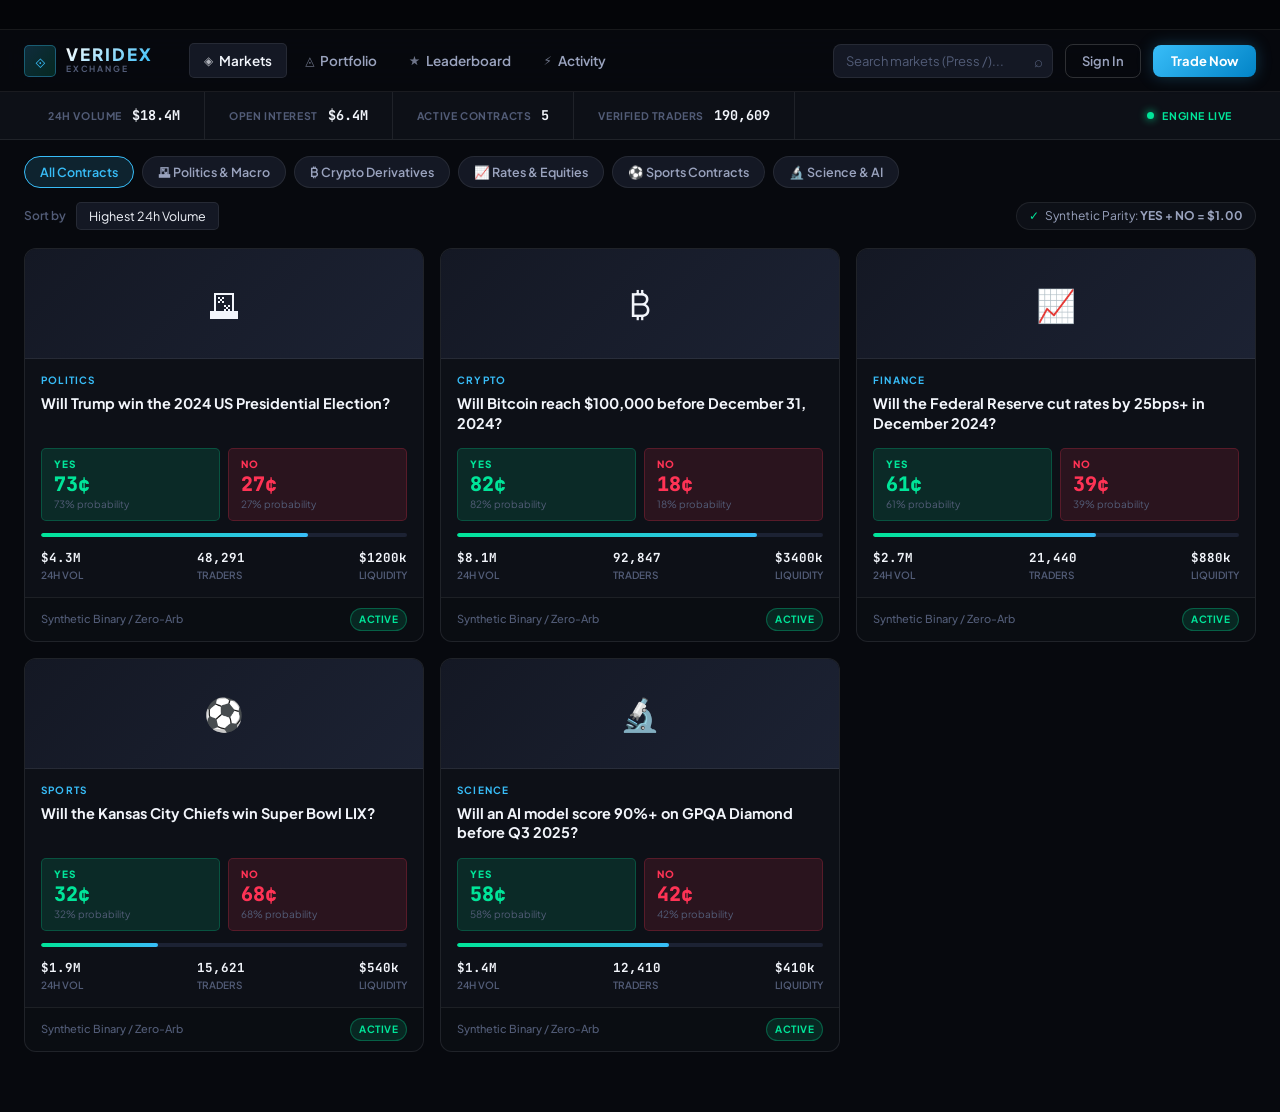
<file: index.html>
<!DOCTYPE html>
<html lang="en">
<head>
  <meta charset="UTF-8" />
  <meta name="viewport" content="width=device-width, initial-scale=1.0" />
  <title>VERIDEX — Next-Gen Event Derivatives Exchange</title>
  <meta name="description" content="Institutional-grade prediction markets and binary event derivatives. Real-time Rust matching engine with instant settlement." />
  <link rel="preconnect" href="https://fonts.googleapis.com" />
  <link rel="preconnect" href="https://fonts.gstatic.com" crossorigin />
  <link href="https://fonts.googleapis.com/css2?family=Plus+Jakarta+Sans:wght@300;400;500;600;700;800&family=JetBrains+Mono:wght@400;500;600;700&display=swap" rel="stylesheet" />
  <link rel="stylesheet" href="./css/app.css" />
</head>
<body>
  <!-- ══════════════════════════════════════════════ TOP TICKER -->
  <div class="top-ticker" id="top-ticker">
    <div class="ticker-track">
      <span class="ticker-item"><span class="ticker-tag">BTC $100k</span> <span class="t-val t-up">82¢ (+4.2%)</span></span>
      <span class="ticker-item"><span class="ticker-tag">US ELECTION '24</span> <span class="t-val t-up">73¢ (+1.8%)</span></span>
      <span class="ticker-item"><span class="ticker-tag">FED CUT DEC</span> <span class="t-val t-down">61¢ (-2.1%)</span></span>
      <span class="ticker-item"><span class="ticker-tag">SUPER BOWL LIX</span> <span class="t-val t-down">32¢ (-0.5%)</span></span>
      <span class="ticker-item"><span class="ticker-tag">RUST ENGINE TPS</span> <span class="t-val t-mono">148,200/s</span></span>
      <span class="ticker-item"><span class="ticker-tag">MATCHING LATENCY</span> <span class="t-val t-up">420μs</span></span>
    </div>
  </div>

  <!-- ══════════════════════════════════════════════ NAV -->
  <nav class="nav" id="nav">
    <div class="nav-inner">
      <a href="./" class="nav-logo">
        <div class="logo-mark">
          <span class="logo-symbol">⟐</span>
        </div>
        <div class="logo-brand">
          <span class="logo-title">VERIDEX</span>
          <span class="logo-badge">EXCHANGE</span>
        </div>
      </a>

      <div class="nav-tabs">
        <button class="nav-tab active" data-view="markets" id="tab-markets">
          <span class="tab-icon">◈</span> Markets
        </button>
        <button class="nav-tab" data-view="portfolio" id="tab-portfolio">
          <span class="tab-icon">◬</span> Portfolio
        </button>
        <button class="nav-tab" data-view="leaderboard" id="tab-leaderboard">
          <span class="tab-icon">★</span> Leaderboard
        </button>
        <button class="nav-tab" data-view="activity" id="tab-activity">
          <span class="tab-icon">⚡</span> Activity
        </button>
      </div>

      <div class="nav-actions">
        <div class="search-wrap">
          <input class="search-input" id="search-input" type="text" placeholder="Search markets (Press /)..." autocomplete="off" />
          <span class="search-icon">⌕</span>
        </div>
        <button class="btn-ghost" id="btn-login">Sign In</button>
        <button class="btn-primary" id="btn-signup">Trade Now</button>
      </div>
    </div>
  </nav>

  <!-- ══════════════════════════════════════════════ HERO STATS BAR -->
  <div id="view-markets" class="view active">
    <div class="stats-bar" id="stats-bar">
      <div class="stat-item">
        <span class="stat-label">24h Volume</span>
        <span class="stat-value" id="stat-volume">$17.0M</span>
      </div>
      <div class="stat-item">
        <span class="stat-label">Open Interest</span>
        <span class="stat-value" id="stat-oi">$6.0M</span>
      </div>
      <div class="stat-item">
        <span class="stat-label">Active Contracts</span>
        <span class="stat-value" id="stat-markets">5</span>
      </div>
      <div class="stat-item">
        <span class="stat-label">Verified Traders</span>
        <span class="stat-value" id="stat-traders">245,409</span>
      </div>
      <div class="stat-item live-pulse">
        <span class="ws-dot connected" id="ws-dot" title="Live Rust matching engine connected"></span>
        <span class="stat-label" style="color: var(--yes);">ENGINE LIVE</span>
      </div>
    </div>

    <!-- Category Filters -->
    <div class="filter-row" id="filter-row">
      <button class="pill active" data-cat="">All Contracts</button>
      <button class="pill" data-cat="politics">🗳 Politics &amp; Macro</button>
      <button class="pill" data-cat="crypto">₿ Crypto Derivatives</button>
      <button class="pill" data-cat="finance">📈 Rates &amp; Equities</button>
      <button class="pill" data-cat="sports">⚽ Sports Contracts</button>
      <button class="pill" data-cat="science">🔬 Science &amp; AI</button>
    </div>

    <div class="sort-row">
      <div class="sort-left">
        <span class="sort-label">Sort by</span>
        <select class="sort-select" id="sort-select">
          <option value="volume">Highest 24h Volume</option>
          <option value="liquidity">Deepest Liquidity</option>
          <option value="traders">Most Active Traders</option>
          <option value="new">Newly Listed</option>
        </select>
      </div>
      <div class="parity-indicator" title="Guaranteed parity on all binary outcomes">
        <span class="parity-shield">✓</span> <span>Synthetic Parity: <strong>YES + NO = $1.00</strong></span>
      </div>
    </div>

    <!-- Market Cards Grid -->
    <div class="market-grid" id="market-grid">
      <!-- injected by JS -->
    </div>
  </div>

  <!-- ══════════════════════════════════════════════ MARKET DETAIL VIEW -->
  <div id="view-detail" class="view">
    <button class="back-btn" id="back-btn">
      <span class="back-arrow">←</span> Return to All Markets
    </button>
    
    <div class="detail-layout">
      <!-- Left Column: Contract Header, Interactive Canvas Chart, Order Book Ladder -->
      <div class="detail-left">
        <div class="detail-header">
          <div class="detail-top-row">
            <span class="detail-category" id="detail-cat">POLITICS</span>
            <span class="detail-contract-badge">CFTC BINARY INDEX</span>
          </div>
          <h1 class="detail-title" id="detail-title">Will Trump win the 2024 US Presidential Election?</h1>
          <p class="detail-desc" id="detail-desc"></p>
          <div class="detail-meta">
            <span id="detail-vol">24h Vol: $4.25M</span>
            <span id="detail-traders">Traders: 48,291</span>
            <span id="detail-liquidity">Liquidity: $1.20M</span>
            <span class="oracle-tag" id="detail-oracle">Oracle: VERIDEX Resolution Committee</span>
          </div>
        </div>

        <!-- Interactive Real-time Probability Canvas -->
        <div class="chart-wrap">
          <div class="chart-header">
            <div class="chart-title">Probability Probability Curve (Mark-to-Market)</div>
            <div class="chart-current" id="chart-current-price">73% (73¢)</div>
          </div>
          <canvas id="price-chart" width="800" height="280"></canvas>
          <div class="chart-footer">
            <span class="tf-btn active">1H</span>
            <span class="tf-btn">6H</span>
            <span class="tf-btn">24H</span>
            <span class="tf-btn">1W</span>
            <span class="tf-btn">ALL</span>
            <span class="chart-engine-tag">Engine: sub-400μs FIFO</span>
          </div>
        </div>

        <!-- Dual YES/NO Order Book & Recent Tape -->
        <div class="book-section">
          <div class="book-tabs">
            <button class="book-tab active" data-book="yes">YES Liquidity Ladder</button>
            <button class="book-tab" data-book="no">NO Liquidity Ladder</button>
          </div>
          <div class="book-layout">
            <div class="book-col">
              <div class="book-header">
                <span>PRICE (¢)</span>
                <span>SHARES</span>
                <span>DEPTH ($)</span>
              </div>
              <div class="book-asks" id="book-asks"></div>
              <div class="book-spread" id="book-spread">SPREAD — %</div>
              <div class="book-bids" id="book-bids"></div>
            </div>
            <div class="trades-col">
              <div class="book-header">
                <span>TIME</span>
                <span>PRICE</span>
                <span>SIZE</span>
              </div>
              <div class="trades-list" id="trades-list"></div>
            </div>
          </div>
        </div>
      </div>

      <!-- Right Column: High-Velocity Execution Ticket -->
      <div class="detail-right">
        <div class="trade-panel" id="trade-panel">
          <div class="ticket-header">
            <span class="ticket-title">ORDER TICKET</span>
            <span class="ticket-bal">Avail: <strong>$10,000.00</strong></span>
          </div>

          <div class="trade-tabs">
            <button class="trade-tab active" data-outcome="YES" id="ttab-yes">YES</button>
            <button class="trade-tab" data-outcome="NO" id="ttab-no">NO</button>
          </div>

          <div class="trade-sides">
            <button class="side-btn active" data-side="BUY" id="side-buy">Buy</button>
            <button class="side-btn" data-side="SELL" id="side-sell">Sell</button>
          </div>

          <div class="field-group">
            <label class="field-label">Execution Strategy</label>
            <select class="field-select" id="order-type-select">
              <option value="LIMIT">Limit Order (Resting Maker)</option>
              <option value="MARKET">Market Order (Aggressive Taker)</option>
              <option value="FOK">Fill-or-Kill (Atomic)</option>
              <option value="IOC">Immediate-or-Cancel</option>
            </select>
          </div>

          <div class="field-group" id="price-field">
            <div class="field-label-row">
              <label class="field-label">Limit Price</label>
              <span class="field-sub" id="prob-label">73¢ (73% Implied)</span>
            </div>
            <div class="price-input-wrap">
              <button class="price-btn" id="price-dec">−</button>
              <input class="field-input price-input" id="price-input" type="number" step="0.01" min="0.01" max="0.99" value="0.73" />
              <button class="price-btn" id="price-inc">+</button>
            </div>
            <div class="prob-bar-wrap">
              <div class="prob-bar-fill" id="prob-bar-fill" style="width:73%"></div>
            </div>
          </div>

          <div class="field-group">
            <div class="field-label-row">
              <label class="field-label">Contracts / Shares</label>
              <span class="field-sub">1 share = $1.00 settlement</span>
            </div>
            <input class="field-input" id="qty-input" type="number" min="1" step="1" value="100" />
            <div class="quick-qty-row">
              <button class="q-btn" onclick="document.getElementById('qty-input').value=50; window.app.updateCostSummary()">50</button>
              <button class="q-btn" onclick="document.getElementById('qty-input').value=100; window.app.updateCostSummary()">100</button>
              <button class="q-btn" onclick="document.getElementById('qty-input').value=500; window.app.updateCostSummary()">500</button>
              <button class="q-btn" onclick="document.getElementById('qty-input').value=1000; window.app.updateCostSummary()">1000</button>
            </div>
          </div>

          <div class="cost-summary" id="cost-summary">
            <div class="cost-row"><span>Order Value</span><span id="cost-value">$73.00</span></div>
            <div class="cost-row"><span>Settlement Payout</span><span id="payout-value">$100.00</span></div>
            <div class="cost-row"><span>Expected Yield</span><span id="return-value" class="pnl-positive">+37.0%</span></div>
          </div>

          <button class="btn-trade" id="btn-trade">Buy YES @ 73¢</button>
          
          <div class="trade-notice">
            Instant execution via VERIDEX Rust order book. Zero maker fee, 0.1% taker rebate.
          </div>
        </div>

        <!-- Position Card -->
        <div class="position-card" id="position-card">
          <div class="pos-header">Active Contract Position</div>
          <div class="pos-row"><span>Held Shares</span><span id="pos-shares">0</span></div>
          <div class="pos-row"><span>Average Cost</span><span id="pos-avg">—</span></div>
          <div class="pos-row"><span>Mark Value</span><span id="pos-value">—</span></div>
          <div class="pos-row"><span>Unrealized P&amp;L</span><span id="pos-pnl" class="pnl-positive">—</span></div>
        </div>
      </div>
    </div>
  </div>

  <!-- ══════════════════════════════════════════════ PORTFOLIO VIEW -->
  <div id="view-portfolio" class="view">
    <div class="page-header">
      <h2>Portfolio &amp; Clearing Account</h2>
      <p class="page-subtitle">Real-time mark-to-market positions, margin collateral, and settlement history.</p>
    </div>
    
    <div class="portfolio-summary">
      <div class="port-card">
        <div class="port-label">Net Asset Value</div>
        <div class="port-val" id="port-total">$10,247.50</div>
        <div class="port-sub">USD Stablecoin Collateral</div>
      </div>
      <div class="port-card">
        <div class="port-label">Available Balance</div>
        <div class="port-val" id="port-cash">$9,752.50</div>
        <div class="port-sub">Unencumbered Capital</div>
      </div>
      <div class="port-card">
        <div class="port-label">Cumulative Realized P&amp;L</div>
        <div class="port-val pnl-positive" id="port-pnl">+$247.50</div>
        <div class="port-sub">Win Rate: 78.4%</div>
      </div>
    </div>

    <div class="positions-table-wrap">
      <table class="positions-table" id="positions-table">
        <thead>
          <tr>
            <th>Contract Title</th>
            <th>Outcome</th>
            <th>Shares</th>
            <th>Entry Price</th>
            <th>Mark Price</th>
            <th>Unrealized P&amp;L</th>
            <th>Action</th>
          </tr>
        </thead>
        <tbody id="positions-tbody">
          <tr class="empty-row"><td colspan="7">No open positions. Submit orders in the Markets tab!</td></tr>
        </tbody>
      </table>
    </div>
  </div>

  <!-- ══════════════════════════════════════════════ LEADERBOARD VIEW -->
  <div id="view-leaderboard" class="view">
    <div class="page-header">
      <h2>Trader Leaderboard</h2>
      <p class="page-subtitle">Top probability analysts and quantitative market makers ranked by 30-day realized P&amp;L.</p>
    </div>
    <div class="lb-grid" id="lb-grid">
      <!-- injected by JS -->
    </div>
  </div>

  <!-- ══════════════════════════════════════════════ ACTIVITY VIEW -->
  <div id="view-activity" class="view">
    <div class="page-header">
      <h2>Exchange Tape &amp; Settlement Stream</h2>
      <p class="page-subtitle">Low-latency event tape streamed directly from the VERIDEX Rust order book.</p>
    </div>
    <div class="activity-feed" id="activity-feed">
      <div class="activity-empty">Live feed connected to VERIDEX engine…</div>
    </div>
  </div>

  <!-- ══════════════════════════════════════════════ AUTH MODAL -->
  <div class="modal-overlay hidden" id="auth-modal">
    <div class="modal">
      <button class="modal-close" id="modal-close">✕</button>
      <div class="modal-logo">⟐ VERIDEX</div>
      <h2 class="modal-title" id="modal-title">Access Exchange</h2>
      <div class="modal-tabs">
        <button class="modal-tab active" id="mtab-login">Sign In</button>
        <button class="modal-tab" id="mtab-register">Register Account</button>
      </div>
      <form class="modal-form" id="auth-form" autocomplete="off">
        <div id="reg-username-field" class="hidden">
          <label class="field-label">Institutional Handle</label>
          <input class="field-input" id="reg-username" type="text" placeholder="e.g. citadel_alpha" />
        </div>
        <label class="field-label">Email Address</label>
        <input class="field-input" id="auth-email" type="email" placeholder="trader@fund.com" />
        <label class="field-label">Password</label>
        <input class="field-input" id="auth-password" type="password" placeholder="••••••••••••" />
        <div class="modal-error hidden" id="modal-error"></div>
        <button class="btn-primary full-width" type="submit" id="btn-auth-submit">Authenticate</button>
      </form>
      <div class="modal-divider">or</div>
      <button class="btn-social" id="btn-demo">⚡ Enter Instant Demo Trading ($10k Sandbox)</button>
    </div>
  </div>

  <!-- ══════════════════════════════════════════════ TOAST NOTIFICATIONS -->
  <div class="toast-container" id="toast-container"></div>

  <!-- Supabase Universal Client & Scripts -->
  <script src="./js/supabaseClient.js"></script>
  <script src="./js/api.js"></script>
  <script src="./js/chart.js"></script>
  <script src="./js/orderbook.js"></script>
  <script src="./js/app.js"></script>
</body>
</html>
</file>
<file: css/app.css>
/* ═══════════════════════════════════════════════════════════════════
   VERIDEX — Next-Gen Event Derivatives & Prediction Exchange
   Design System: Deep Obsidian, Electric Teal, Neon Crimson, Sapphire
═══════════════════════════════════════════════════════════════════ */

:root {
  /* Colors */
  --bg-0: #07090e;
  --bg-1: #0d1017;
  --bg-2: #141824;
  --bg-3: #1c2233;
  --border: rgba(255, 255, 255, 0.08);
  --border-strong: rgba(255, 255, 255, 0.16);

  --text-primary: #f2f5fb;
  --text-secondary: #9aa3be;
  --text-muted: #525c77;

  /* Outcome Colors: Electric Teal (YES) & Neon Crimson (NO) */
  --yes: #00e599;
  --yes-dim: rgba(0, 229, 153, 0.12);
  --yes-hover: #1affad;

  --no: #ff3355;
  --no-dim: rgba(255, 51, 85, 0.12);
  --no-hover: #ff5270;

  --accent: #38bdf8;
  --accent-dim: rgba(56, 189, 248, 0.14);
  --accent-hover: #60a5fa;

  --gold: #fbbf24;
  --gold-dim: rgba(251, 191, 36, 0.12);

  /* Typography */
  --font-sans: 'Plus Jakarta Sans', system-ui, -apple-system, sans-serif;
  --font-mono: 'JetBrains Mono', 'Fira Code', monospace;

  /* Layout */
  --nav-h: 62px;
  --ticker-h: 30px;
  --radius: 12px;
  --radius-sm: 8px;
  --radius-xs: 5px;
}

/* ── Reset ── */
*, *::before, *::after { box-sizing: border-box; margin: 0; padding: 0; }
html { scroll-behavior: smooth; }
body {
  font-family: var(--font-sans);
  background: var(--bg-0);
  color: var(--text-primary);
  min-height: 100vh;
  line-height: 1.5;
  -webkit-font-smoothing: antialiased;
  overflow-x: hidden;
}

a { color: inherit; text-decoration: none; }
button { font-family: inherit; cursor: pointer; border: none; outline: none; }
input, select, textarea { font-family: inherit; }
select { appearance: none; }

/* ── Scrollbars ── */
::-webkit-scrollbar { width: 5px; height: 5px; }
::-webkit-scrollbar-track { background: var(--bg-1); }
::-webkit-scrollbar-thumb { background: var(--bg-3); border-radius: 4px; }

/* ══════════════════════════════════════════════════════ TOP TICKER */
.top-ticker {
  height: var(--ticker-h);
  background: #040508;
  border-bottom: 1px solid var(--border);
  display: flex;
  align-items: center;
  overflow: hidden;
  position: fixed;
  top: 0; left: 0; right: 0;
  z-index: 1001;
  font-size: 11px;
}
.ticker-track {
  display: flex;
  gap: 32px;
  white-space: nowrap;
  animation: tickerScroll 28s linear infinite;
  padding-left: 100%;
}
@keyframes tickerScroll {
  0% { transform: translateX(0); }
  100% { transform: translateX(-100%); }
}
.ticker-item {
  display: flex;
  align-items: center;
  gap: 8px;
  font-family: var(--font-mono);
}
.ticker-tag { color: var(--text-muted); font-weight: 600; text-transform: uppercase; }
.t-val { font-weight: 700; }
.t-up { color: var(--yes); }
.t-down { color: var(--no); }
.t-mono { color: var(--accent); }

/* ══════════════════════════════════════════════════════ NAV */
.nav {
  position: fixed;
  top: var(--ticker-h); left: 0; right: 0;
  height: var(--nav-h);
  background: rgba(7, 9, 14, 0.94);
  backdrop-filter: blur(20px) saturate(1.4);
  border-bottom: 1px solid var(--border);
  z-index: 1000;
}
.nav-inner {
  max-width: 1440px;
  margin: 0 auto;
  height: 100%;
  display: flex;
  align-items: center;
  gap: 24px;
  padding: 0 24px;
}
.nav-logo {
  display: flex;
  align-items: center;
  gap: 10px;
  flex-shrink: 0;
}
.logo-mark {
  width: 32px; height: 32px;
  background: linear-gradient(135deg, rgba(56, 189, 248, 0.2), rgba(0, 229, 153, 0.15));
  border: 1px solid rgba(56, 189, 248, 0.35);
  border-radius: var(--radius-xs);
  display: flex;
  align-items: center;
  justify-content: center;
}
.logo-symbol {
  font-size: 18px;
  color: var(--accent);
  line-height: 1;
}
.logo-brand {
  display: flex;
  flex-direction: column;
}
.logo-title {
  font-size: 17px;
  font-weight: 800;
  letter-spacing: 2px;
  background: linear-gradient(135deg, #ffffff, var(--accent));
  -webkit-background-clip: text;
  -webkit-text-fill-color: transparent;
  line-height: 1.1;
}
.logo-badge {
  font-size: 8.5px;
  font-weight: 700;
  letter-spacing: 1.8px;
  color: var(--text-muted);
}

.nav-tabs {
  display: flex;
  gap: 4px;
  flex: 1;
  margin-left: 12px;
}
.nav-tab {
  background: none;
  color: var(--text-secondary);
  font-size: 13.5px;
  font-weight: 600;
  padding: 8px 14px;
  border-radius: var(--radius-xs);
  transition: all .16s;
  display: flex;
  align-items: center;
  gap: 6px;
}
.tab-icon { font-size: 12px; opacity: 0.7; }
.nav-tab:hover { color: var(--text-primary); background: var(--bg-2); }
.nav-tab.active { color: var(--text-primary); background: var(--bg-2); border: 1px solid var(--border); }

.nav-actions {
  display: flex;
  align-items: center;
  gap: 12px;
  margin-left: auto;
}
.search-wrap {
  position: relative;
}
.search-input {
  background: var(--bg-2);
  border: 1px solid var(--border);
  border-radius: var(--radius-sm);
  color: var(--text-primary);
  font-size: 13px;
  padding: 8px 32px 8px 12px;
  width: 220px;
  transition: all .2s;
}
.search-input:focus {
  outline: none;
  border-color: var(--accent);
  width: 280px;
  background: var(--bg-1);
}
.search-input::placeholder { color: var(--text-muted); }
.search-icon {
  position: absolute;
  right: 10px; top: 50%;
  transform: translateY(-50%);
  color: var(--text-muted);
  font-size: 15px;
  pointer-events: none;
}

.btn-ghost {
  background: none;
  border: 1px solid var(--border-strong);
  color: var(--text-secondary);
  font-size: 13px;
  font-weight: 600;
  padding: 8px 16px;
  border-radius: var(--radius-sm);
  transition: all .16s;
}
.btn-ghost:hover { color: var(--text-primary); border-color: var(--text-muted); }

.btn-primary {
  background: linear-gradient(135deg, var(--accent), #0284c7);
  color: #fff;
  font-size: 13px;
  font-weight: 700;
  padding: 8px 18px;
  border-radius: var(--radius-sm);
  transition: all .16s;
  box-shadow: 0 0 16px rgba(56, 189, 248, 0.25);
}
.btn-primary:hover {
  background: linear-gradient(135deg, var(--accent-hover), #0369a1);
  box-shadow: 0 0 24px rgba(56, 189, 248, 0.4);
}

/* ══════════════════════════════════════════════════════ VIEWS */
.view {
  display: none;
  padding-top: calc(var(--nav-h) + var(--ticker-h));
  min-height: 100vh;
}
.view.active { display: block; }

/* ══════════════════════════════════════════════════════ STATS BAR */
.stats-bar {
  background: var(--bg-1);
  border-bottom: 1px solid var(--border);
  display: flex;
  align-items: center;
  padding: 0 24px;
  height: 48px;
  overflow-x: auto;
}
.stat-item {
  display: flex;
  align-items: center;
  gap: 10px;
  padding: 0 24px;
  border-right: 1px solid var(--border);
  white-space: nowrap;
  height: 100%;
}
.stat-label { font-size: 10.5px; color: var(--text-muted); letter-spacing: .6px; text-transform: uppercase; font-weight: 700; }
.stat-value { font-size: 13.5px; font-weight: 700; color: var(--text-primary); font-family: var(--font-mono); }
.live-pulse {
  margin-left: auto;
  border-right: none;
  display: flex;
  align-items: center;
  gap: 8px;
}
.ws-dot {
  width: 7px; height: 7px;
  border-radius: 50%;
  background: var(--yes);
  box-shadow: 0 0 8px var(--yes);
  animation: pulseDot 2s infinite;
}
@keyframes pulseDot {
  0%, 100% { box-shadow: 0 0 6px var(--yes); }
  50% { box-shadow: 0 0 14px var(--yes); }
}

/* ══════════════════════════════════════════════════════ FILTERS & SORT */
.filter-row {
  display: flex;
  gap: 8px;
  padding: 16px 24px 0;
  flex-wrap: wrap;
  max-width: 1440px;
  margin: 0 auto;
}
.pill {
  background: var(--bg-2);
  border: 1px solid var(--border);
  color: var(--text-secondary);
  font-size: 12.5px;
  font-weight: 600;
  padding: 7px 15px;
  border-radius: 100px;
  transition: all .16s;
  cursor: pointer;
}
.pill:hover { border-color: var(--border-strong); color: var(--text-primary); }
.pill.active {
  background: var(--accent-dim);
  border-color: var(--accent);
  color: var(--accent);
}

.sort-row {
  display: flex;
  align-items: center;
  justify-content: space-between;
  padding: 14px 24px 0;
  max-width: 1440px;
  margin: 0 auto;
}
.sort-left { display: flex; align-items: center; gap: 10px; }
.sort-label { font-size: 12px; color: var(--text-muted); font-weight: 600; }
.sort-select {
  background: var(--bg-2);
  border: 1px solid var(--border);
  color: var(--text-primary);
  font-size: 12.5px;
  padding: 5px 12px;
  border-radius: var(--radius-xs);
  cursor: pointer;
}
.parity-indicator {
  font-size: 12px;
  color: var(--text-secondary);
  display: flex;
  align-items: center;
  gap: 6px;
  background: var(--bg-1);
  padding: 4px 12px;
  border-radius: 100px;
  border: 1px solid var(--border);
}
.parity-shield { color: var(--yes); font-weight: 800; }

/* ══════════════════════════════════════════════════════ MARKET GRID */
.market-grid {
  display: grid;
  grid-template-columns: repeat(auto-fill, minmax(320px, 1fr));
  gap: 16px;
  padding: 18px 24px 60px;
  max-width: 1440px;
  margin: 0 auto;
}

.market-card {
  background: var(--bg-1);
  border: 1px solid var(--border);
  border-radius: var(--radius);
  cursor: pointer;
  transition: border-color .18s, transform .18s, box-shadow .18s;
  overflow: hidden;
  position: relative;
}
.market-card:hover {
  border-color: var(--border-strong);
  transform: translateY(-2px);
  box-shadow: 0 16px 40px rgba(0, 0, 0, 0.45);
}
.market-card::before {
  content: '';
  position: absolute;
  top: 0; left: 0; right: 0;
  height: 2px;
  background: linear-gradient(90deg, var(--accent), var(--yes));
  opacity: 0;
  transition: opacity .18s;
}
.market-card:hover::before { opacity: 1; }

.card-img-placeholder {
  width: 100%;
  height: 110px;
  background: linear-gradient(135deg, var(--bg-2), var(--bg-3));
  display: flex;
  align-items: center;
  justify-content: center;
  font-size: 32px;
  border-bottom: 1px solid var(--border);
}

.card-body { padding: 14px 16px; }
.card-cat {
  font-size: 10px;
  font-weight: 700;
  letter-spacing: 1.2px;
  text-transform: uppercase;
  color: var(--accent);
  margin-bottom: 6px;
}
.card-title {
  font-size: 14.5px;
  font-weight: 700;
  color: var(--text-primary);
  line-height: 1.35;
  margin-bottom: 14px;
  display: -webkit-box;
  -webkit-line-clamp: 2;
  -webkit-box-orient: vertical;
  overflow: hidden;
  height: 40px;
}

.card-prices {
  display: flex;
  gap: 8px;
  margin-bottom: 12px;
}
.price-box {
  flex: 1;
  border-radius: var(--radius-xs);
  padding: 8px 12px;
  cursor: pointer;
  transition: all .15s;
}
.price-box-yes {
  background: var(--yes-dim);
  border: 1px solid rgba(0, 229, 153, 0.22);
}
.price-box-yes:hover { background: rgba(0, 229, 153, 0.25); border-color: var(--yes); }
.price-box-no {
  background: var(--no-dim);
  border: 1px solid rgba(255, 51, 85, 0.22);
}
.price-box-no:hover { background: rgba(255, 51, 85, 0.25); border-color: var(--no); }

.price-outcome { font-size: 10px; font-weight: 800; letter-spacing: .8px; margin-bottom: 2px; }
.price-box-yes .price-outcome { color: var(--yes); }
.price-box-no .price-outcome { color: var(--no); }
.price-val {
  font-size: 20px;
  font-weight: 800;
  font-family: var(--font-mono);
  line-height: 1;
}
.price-box-yes .price-val { color: var(--yes); }
.price-box-no .price-val { color: var(--no); }
.price-sub { font-size: 10px; color: var(--text-muted); margin-top: 3px; }

.card-prob-bar {
  height: 4px;
  background: var(--bg-3);
  border-radius: 2px;
  overflow: hidden;
  margin-bottom: 12px;
}
.card-prob-fill {
  height: 100%;
  background: linear-gradient(90deg, var(--yes), var(--accent));
  border-radius: 2px;
  transition: width .5s ease;
}

.card-stats {
  display: flex;
  justify-content: space-between;
}
.card-stat { text-align: left; }
.card-stat-val { font-size: 12.5px; font-weight: 700; font-family: var(--font-mono); color: var(--text-primary); }
.card-stat-label { font-size: 10px; color: var(--text-muted); text-transform: uppercase; font-weight: 600; }

.card-footer {
  padding: 10px 16px;
  border-top: 1px solid var(--border);
  display: flex;
  align-items: center;
  justify-content: space-between;
  background: rgba(0, 0, 0, 0.2);
}
.card-traders { font-size: 11px; color: var(--text-muted); font-weight: 500; }
.card-badge {
  font-size: 10px;
  font-weight: 700;
  letter-spacing: .5px;
  padding: 3px 8px;
  border-radius: 100px;
  text-transform: uppercase;
}
.badge-active { background: var(--yes-dim); color: var(--yes); border: 1px solid rgba(0, 229, 153, 0.3); }

/* ══════════════════════════════════════════════════════ DETAIL VIEW */
.back-btn {
  background: none;
  color: var(--text-secondary);
  font-size: 13px;
  font-weight: 600;
  padding: 16px 24px;
  display: flex;
  align-items: center;
  gap: 8px;
  transition: color .16s;
  max-width: 1440px;
  margin: 0 auto;
  width: 100%;
}
.back-btn:hover { color: var(--text-primary); }
.back-arrow { font-size: 15px; }

.detail-layout {
  display: grid;
  grid-template-columns: 1fr 360px;
  gap: 24px;
  padding: 0 24px 60px;
  max-width: 1440px;
  margin: 0 auto;
}

.detail-top-row {
  display: flex;
  align-items: center;
  gap: 10px;
  margin-bottom: 8px;
}
.detail-category {
  font-size: 11px;
  font-weight: 800;
  letter-spacing: 1.2px;
  color: var(--accent);
}
.detail-contract-badge {
  font-size: 9.5px;
  font-weight: 700;
  letter-spacing: .8px;
  background: var(--bg-2);
  color: var(--text-muted);
  border: 1px solid var(--border);
  padding: 2px 7px;
  border-radius: var(--radius-xs);
}
.detail-title {
  font-size: 24px;
  font-weight: 800;
  line-height: 1.25;
  margin-bottom: 10px;
}
.detail-desc {
  font-size: 14px;
  color: var(--text-secondary);
  line-height: 1.6;
  margin-bottom: 14px;
}
.detail-meta {
  display: flex;
  gap: 20px;
  font-size: 12px;
  color: var(--text-muted);
  font-weight: 500;
}
.oracle-tag { color: var(--accent); }

/* Chart */
.chart-wrap {
  background: var(--bg-1);
  border: 1px solid var(--border);
  border-radius: var(--radius);
  padding: 20px;
  margin-bottom: 20px;
}
.chart-header {
  display: flex;
  justify-content: space-between;
  align-items: center;
  margin-bottom: 12px;
}
.chart-title { font-size: 12px; font-weight: 700; color: var(--text-muted); text-transform: uppercase; letter-spacing: .6px; }
.chart-current {
  font-family: var(--font-mono);
  font-size: 20px;
  font-weight: 800;
  color: var(--yes);
}
#price-chart { width: 100%; height: 260px; display: block; }
.chart-footer {
  display: flex;
  align-items: center;
  gap: 6px;
  margin-top: 14px;
  padding-top: 10px;
  border-top: 1px solid var(--border);
}
.tf-btn {
  font-size: 11px;
  font-weight: 700;
  padding: 4px 10px;
  border-radius: var(--radius-xs);
  background: var(--bg-2);
  color: var(--text-muted);
  cursor: pointer;
  transition: all .15s;
}
.tf-btn.active, .tf-btn:hover { color: var(--text-primary); background: var(--bg-3); }
.chart-engine-tag { margin-left: auto; font-size: 10.5px; color: var(--text-muted); font-family: var(--font-mono); }

/* Order Book Ladder */
.book-section {
  background: var(--bg-1);
  border: 1px solid var(--border);
  border-radius: var(--radius);
  overflow: hidden;
}
.book-tabs {
  display: flex;
  border-bottom: 1px solid var(--border);
}
.book-tab {
  flex: 1;
  background: none;
  color: var(--text-secondary);
  font-size: 13px;
  font-weight: 600;
  padding: 12px;
  transition: all .16s;
  border-bottom: 2px solid transparent;
}
.book-tab.active { color: var(--text-primary); border-bottom-color: var(--accent); background: var(--bg-2); }

.book-layout {
  display: grid;
  grid-template-columns: 1fr 280px;
}
.book-col { padding: 14px; }
.trades-col {
  padding: 14px;
  border-left: 1px solid var(--border);
}
.book-header {
  display: grid;
  grid-template-columns: 1fr 1fr 1fr;
  font-size: 10px;
  font-weight: 800;
  letter-spacing: .8px;
  color: var(--text-muted);
  margin-bottom: 8px;
  padding: 0 4px;
}
.book-header span:last-child { text-align: right; }
.book-header span:nth-child(2) { text-align: center; }

.book-asks, .book-bids { display: flex; flex-direction: column; gap: 3px; }
.book-asks { margin-bottom: 6px; }
.book-bids { margin-top: 6px; }

.book-row {
  display: grid;
  grid-template-columns: 1fr 1fr 1fr;
  font-size: 12.5px;
  font-family: var(--font-mono);
  padding: 4px 6px;
  border-radius: var(--radius-xs);
  cursor: pointer;
  position: relative;
  overflow: hidden;
}
.depth-bar {
  position: absolute;
  top: 0; right: 0; bottom: 0;
  opacity: 0.14;
  pointer-events: none;
  transition: width .2s ease;
}
.book-row.ask { color: var(--no); }
.book-row.ask .depth-bar { background: var(--no); }
.book-row.bid { color: var(--yes); }
.book-row.bid .depth-bar { background: var(--yes); }
.book-row:hover { background: var(--bg-2); }
.book-row span:last-child { text-align: right; color: var(--text-muted); }
.book-row span:nth-child(2) { text-align: center; color: var(--text-secondary); }

.book-spread {
  text-align: center;
  font-size: 11px;
  color: var(--text-muted);
  padding: 6px 0;
  border-top: 1px solid var(--border);
  border-bottom: 1px solid var(--border);
  font-family: var(--font-mono);
  font-weight: 600;
}

.trades-list { display: flex; flex-direction: column; gap: 3px; max-height: 380px; overflow-y: auto; }
.trade-row {
  display: flex;
  justify-content: space-between;
  align-items: center;
  padding: 4px 6px;
  font-size: 11.5px;
  font-family: var(--font-mono);
}
.trade-row.buy { color: var(--yes); }
.trade-row.sell { color: var(--no); }
.trade-time { color: var(--text-muted); font-size: 10px; }

/* ══════════════════════════════════════════════════════ TRADE PANEL */
.trade-panel {
  background: var(--bg-1);
  border: 1px solid var(--border);
  border-radius: var(--radius);
  padding: 22px;
  position: sticky;
  top: calc(var(--nav-h) + var(--ticker-h) + 16px);
}
.ticket-header {
  display: flex;
  justify-content: space-between;
  align-items: center;
  margin-bottom: 16px;
}
.ticket-title { font-size: 11px; font-weight: 800; letter-spacing: 1px; color: var(--text-muted); text-transform: uppercase; }
.ticket-bal { font-size: 12px; color: var(--text-secondary); }
.ticket-bal strong { color: var(--text-primary); font-family: var(--font-mono); }

.trade-tabs {
  display: flex;
  gap: 8px;
  margin-bottom: 16px;
}
.trade-tab {
  flex: 1;
  font-size: 15px;
  font-weight: 800;
  padding: 10px;
  border-radius: var(--radius-sm);
  border: 1px solid var(--border);
  background: var(--bg-2);
  color: var(--text-muted);
  transition: all .16s;
}
.trade-tab[data-outcome="YES"].active {
  background: var(--yes-dim);
  border-color: var(--yes);
  color: var(--yes);
}
.trade-tab[data-outcome="NO"].active {
  background: var(--no-dim);
  border-color: var(--no);
  color: var(--no);
}

.trade-sides {
  display: flex;
  background: var(--bg-2);
  border-radius: var(--radius-sm);
  padding: 3px;
  margin-bottom: 16px;
}
.side-btn {
  flex: 1;
  font-size: 13px;
  font-weight: 700;
  padding: 7px;
  border-radius: var(--radius-xs);
  background: none;
  color: var(--text-muted);
  transition: all .16s;
}
.side-btn.active { background: var(--bg-1); color: var(--text-primary); box-shadow: 0 1px 4px rgba(0, 0, 0, 0.4); }

.field-group { margin-bottom: 14px; }
.field-label-row {
  display: flex;
  justify-content: space-between;
  align-items: center;
  margin-bottom: 6px;
}
.field-label {
  font-size: 11px;
  font-weight: 700;
  color: var(--text-muted);
  letter-spacing: .5px;
  text-transform: uppercase;
}
.field-sub { font-size: 11px; color: var(--text-muted); }

.field-input {
  width: 100%;
  background: var(--bg-2);
  border: 1px solid var(--border);
  border-radius: var(--radius-sm);
  color: var(--text-primary);
  font-size: 14px;
  padding: 10px 12px;
  font-family: var(--font-mono);
  transition: border-color .16s;
}
.field-input:focus { outline: none; border-color: var(--accent); }
.field-select {
  width: 100%;
  background: var(--bg-2);
  border: 1px solid var(--border);
  border-radius: var(--radius-sm);
  color: var(--text-primary);
  font-size: 13px;
  padding: 9px 12px;
  cursor: pointer;
}

.price-input-wrap {
  display: flex;
  align-items: center;
  gap: 6px;
}
.price-btn {
  width: 36px; height: 36px;
  background: var(--bg-2);
  border: 1px solid var(--border);
  border-radius: var(--radius-xs);
  color: var(--text-secondary);
  font-size: 18px;
  font-weight: 700;
  display: flex;
  align-items: center;
  justify-content: center;
  transition: all .15s;
}
.price-btn:hover { border-color: var(--border-strong); color: var(--text-primary); }
.price-input { flex: 1; text-align: center; }

.prob-bar-wrap {
  height: 4px;
  background: var(--bg-3);
  border-radius: 2px;
  overflow: hidden;
  margin-top: 8px;
}
.prob-bar-fill {
  height: 100%;
  background: linear-gradient(90deg, var(--yes), var(--accent));
  border-radius: 2px;
  transition: width .2s ease;
}

.quick-qty-row {
  display: flex;
  gap: 6px;
  margin-top: 8px;
}
.q-btn {
  flex: 1;
  background: var(--bg-2);
  border: 1px solid var(--border);
  color: var(--text-secondary);
  font-size: 11px;
  font-family: var(--font-mono);
  font-weight: 600;
  padding: 4px;
  border-radius: var(--radius-xs);
  transition: all .15s;
}
.q-btn:hover { border-color: var(--border-strong); color: var(--text-primary); }

.cost-summary {
  background: var(--bg-2);
  border-radius: var(--radius-sm);
  padding: 12px 14px;
  margin-bottom: 16px;
  border: 1px solid var(--border);
}
.cost-row {
  display: flex;
  justify-content: space-between;
  font-size: 13px;
  padding: 3px 0;
}
.cost-row span:first-child { color: var(--text-secondary); }
.cost-row span:last-child { font-family: var(--font-mono); font-weight: 700; }

.btn-trade {
  width: 100%;
  background: var(--yes);
  color: #03140d;
  font-size: 15px;
  font-weight: 800;
  padding: 13px;
  border-radius: var(--radius-sm);
  transition: all .16s;
  letter-spacing: .3px;
}
.btn-trade:hover { background: var(--yes-hover); box-shadow: 0 0 24px rgba(0, 229, 153, 0.4); }
.btn-trade.sell { background: var(--no); color: #fff; }
.btn-trade.sell:hover { background: var(--no-hover); box-shadow: 0 0 24px rgba(255, 51, 85, 0.4); }

.trade-notice { font-size: 10.5px; color: var(--text-muted); text-align: center; margin-top: 10px; line-height: 1.5; }

/* Position Card */
.position-card {
  margin-top: 16px;
  background: var(--bg-1);
  border: 1px solid var(--border);
  border-radius: var(--radius);
  padding: 16px;
}
.pos-header { font-size: 11.5px; font-weight: 800; color: var(--text-muted); letter-spacing: .6px; text-transform: uppercase; margin-bottom: 10px; }
.pos-row { display: flex; justify-content: space-between; font-size: 13px; padding: 5px 0; border-bottom: 1px solid var(--border); }
.pos-row:last-child { border-bottom: none; }
.pos-row span:first-child { color: var(--text-secondary); }
.pos-row span:last-child { font-family: var(--font-mono); font-weight: 700; }

/* ══════════════════════════════════════════════════════ PORTFOLIO */
.page-header {
  padding: 24px 24px 0;
  max-width: 1440px;
  margin: 0 auto;
}
.page-header h2 { font-size: 22px; font-weight: 800; }
.page-subtitle { font-size: 13px; color: var(--text-muted); margin-top: 4px; }

.portfolio-summary {
  display: flex;
  gap: 16px;
  padding: 20px 24px;
  max-width: 1440px;
  margin: 0 auto;
}
.port-card {
  flex: 1;
  background: var(--bg-1);
  border: 1px solid var(--border);
  border-radius: var(--radius);
  padding: 20px 24px;
}
.port-label { font-size: 11px; color: var(--text-muted); text-transform: uppercase; letter-spacing: .6px; font-weight: 700; margin-bottom: 8px; }
.port-val { font-size: 28px; font-weight: 800; font-family: var(--font-mono); }
.port-sub { font-size: 11px; color: var(--text-muted); margin-top: 4px; }

.positions-table-wrap {
  padding: 0 24px 60px;
  max-width: 1440px;
  margin: 0 auto;
  overflow-x: auto;
}
.positions-table {
  width: 100%;
  border-collapse: collapse;
  background: var(--bg-1);
  border: 1px solid var(--border);
  border-radius: var(--radius);
  overflow: hidden;
}
.positions-table th {
  font-size: 11px;
  font-weight: 800;
  letter-spacing: .6px;
  text-transform: uppercase;
  color: var(--text-muted);
  padding: 14px 18px;
  text-align: left;
  border-bottom: 1px solid var(--border);
  background: var(--bg-2);
}
.positions-table td {
  font-size: 13px;
  padding: 13px 18px;
  border-bottom: 1px solid var(--border);
  font-family: var(--font-mono);
}
.positions-table tr:last-child td { border-bottom: none; }
.positions-table tr:hover td { background: var(--bg-2); }
.empty-row td { text-align: center; color: var(--text-muted); padding: 48px; font-family: var(--font-sans); }

/* ══════════════════════════════════════════════════════ LEADERBOARD */
.lb-grid {
  display: flex;
  flex-direction: column;
  padding: 20px 24px 60px;
  max-width: 960px;
  margin: 0 auto;
}
.lb-row {
  display: grid;
  grid-template-columns: 48px 1fr 140px 140px 100px;
  align-items: center;
  padding: 14px 20px;
  background: var(--bg-1);
  border: 1px solid var(--border);
  border-bottom: none;
  transition: background .15s;
}
.lb-row:first-child { border-radius: var(--radius) var(--radius) 0 0; }
.lb-row:last-child { border-bottom: 1px solid var(--border); border-radius: 0 0 var(--radius) var(--radius); }
.lb-row:hover { background: var(--bg-2); }
.lb-rank { font-size: 15px; font-weight: 800; color: var(--text-muted); font-family: var(--font-mono); }
.lb-rank.gold { color: var(--gold); }
.lb-rank.silver { color: #d1d5db; }
.lb-rank.bronze { color: #f97316; }
.lb-name { font-size: 14px; font-weight: 700; }
.lb-val { font-size: 13.5px; font-family: var(--font-mono); text-align: right; }

/* ══════════════════════════════════════════════════════ ACTIVITY FEED */
.activity-feed {
  padding: 20px 24px;
  max-width: 960px;
  margin: 0 auto;
  display: flex;
  flex-direction: column;
  gap: 8px;
}
.activity-item {
  display: flex;
  align-items: center;
  gap: 12px;
  background: var(--bg-1);
  border: 1px solid var(--border);
  border-radius: var(--radius-sm);
  padding: 12px 16px;
  font-size: 13px;
  animation: slideIn .2s ease;
}
@keyframes slideIn {
  from { opacity: 0; transform: translateX(-8px); }
  to { opacity: 1; transform: translateX(0); }
}
.act-dot { width: 7px; height: 7px; border-radius: 50%; flex-shrink: 0; }
.act-dot.buy { background: var(--yes); }
.act-dot.sell { background: var(--no); }
.act-market { color: var(--text-secondary); flex: 1; }
.act-price { font-family: var(--font-mono); font-weight: 700; }
.act-time { color: var(--text-muted); font-size: 11px; margin-left: auto; }
.activity-empty { color: var(--text-muted); text-align: center; padding: 48px; }

/* ══════════════════════════════════════════════════════ AUTH MODAL */
.modal-overlay {
  position: fixed;
  inset: 0;
  background: rgba(0, 0, 0, 0.8);
  backdrop-filter: blur(10px);
  z-index: 2000;
  display: flex;
  align-items: center;
  justify-content: center;
  padding: 20px;
}
.modal-overlay.hidden { display: none; }
.modal {
  background: var(--bg-1);
  border: 1px solid var(--border-strong);
  border-radius: 16px;
  padding: 32px;
  width: 100%;
  max-width: 420px;
  position: relative;
}
.modal-close {
  position: absolute;
  top: 16px; right: 16px;
  background: var(--bg-2);
  color: var(--text-muted);
  width: 30px; height: 30px;
  border-radius: 50%;
  font-size: 13px;
  display: flex;
  align-items: center;
  justify-content: center;
  transition: all .15s;
}
.modal-close:hover { background: var(--bg-3); color: var(--text-primary); }
.modal-logo {
  font-size: 20px;
  font-weight: 900;
  letter-spacing: 2px;
  color: var(--accent);
  margin-bottom: 18px;
}
.modal-title { font-size: 22px; font-weight: 800; margin-bottom: 16px; }
.modal-tabs {
  display: flex;
  background: var(--bg-2);
  border-radius: var(--radius-sm);
  padding: 3px;
  margin-bottom: 20px;
}
.modal-tab {
  flex: 1;
  font-size: 13px;
  font-weight: 700;
  padding: 8px;
  border-radius: var(--radius-xs);
  background: none;
  color: var(--text-muted);
  transition: all .16s;
}
.modal-tab.active { background: var(--bg-1); color: var(--text-primary); }
.modal-form { display: flex; flex-direction: column; gap: 12px; }
.modal-error {
  color: var(--no);
  font-size: 12px;
  padding: 8px 12px;
  background: var(--no-dim);
  border-radius: var(--radius-xs);
}
.modal-error.hidden { display: none; }
.full-width { width: 100%; margin-top: 6px; }
.modal-divider {
  text-align: center;
  color: var(--text-muted);
  font-size: 12px;
  margin: 16px 0;
  position: relative;
}
.modal-divider::before, .modal-divider::after {
  content: '';
  position: absolute;
  top: 50%;
  width: calc(50% - 24px);
  height: 1px;
  background: var(--border);
}
.modal-divider::before { left: 0; }
.modal-divider::after { right: 0; }
.btn-social {
  width: 100%;
  background: var(--bg-2);
  border: 1px solid var(--border-strong);
  color: var(--text-primary);
  font-size: 13.5px;
  font-weight: 700;
  padding: 12px;
  border-radius: var(--radius-sm);
  transition: all .16s;
}
.btn-social:hover { background: var(--bg-3); border-color: var(--accent); }

/* ══════════════════════════════════════════════════════ TOAST */
.toast-container {
  position: fixed;
  bottom: 24px; right: 24px;
  display: flex;
  flex-direction: column-reverse;
  gap: 8px;
  z-index: 9000;
  pointer-events: none;
}
.toast {
  background: var(--bg-2);
  border: 1px solid var(--border-strong);
  border-radius: var(--radius-sm);
  padding: 12px 18px;
  font-size: 13px;
  min-width: 300px;
  max-width: 420px;
  display: flex;
  align-items: center;
  gap: 12px;
  pointer-events: all;
  box-shadow: 0 10px 36px rgba(0, 0, 0, 0.6);
}
.toast.success { border-left: 4px solid var(--yes); }
.toast.error { border-left: 4px solid var(--no); }
.toast.info { border-left: 4px solid var(--accent); }
.toast-icon { font-size: 16px; color: var(--accent); }
.toast-msg { flex: 1; }
.toast-fade { animation: toastOut .3s ease forwards; }
@keyframes toastOut { to { transform: translateX(20px); opacity: 0; } }

/* Utilities */
.hidden { display: none !important; }
.pnl-positive { color: var(--yes); }
.pnl-negative { color: var(--no); }

@media (max-width: 960px) {
  .detail-layout { grid-template-columns: 1fr; }
  .book-layout { grid-template-columns: 1fr; }
  .market-grid { grid-template-columns: 1fr; padding: 14px; }
  .nav-tabs { display: none; }
  .portfolio-summary { flex-direction: column; }
}
</file>
